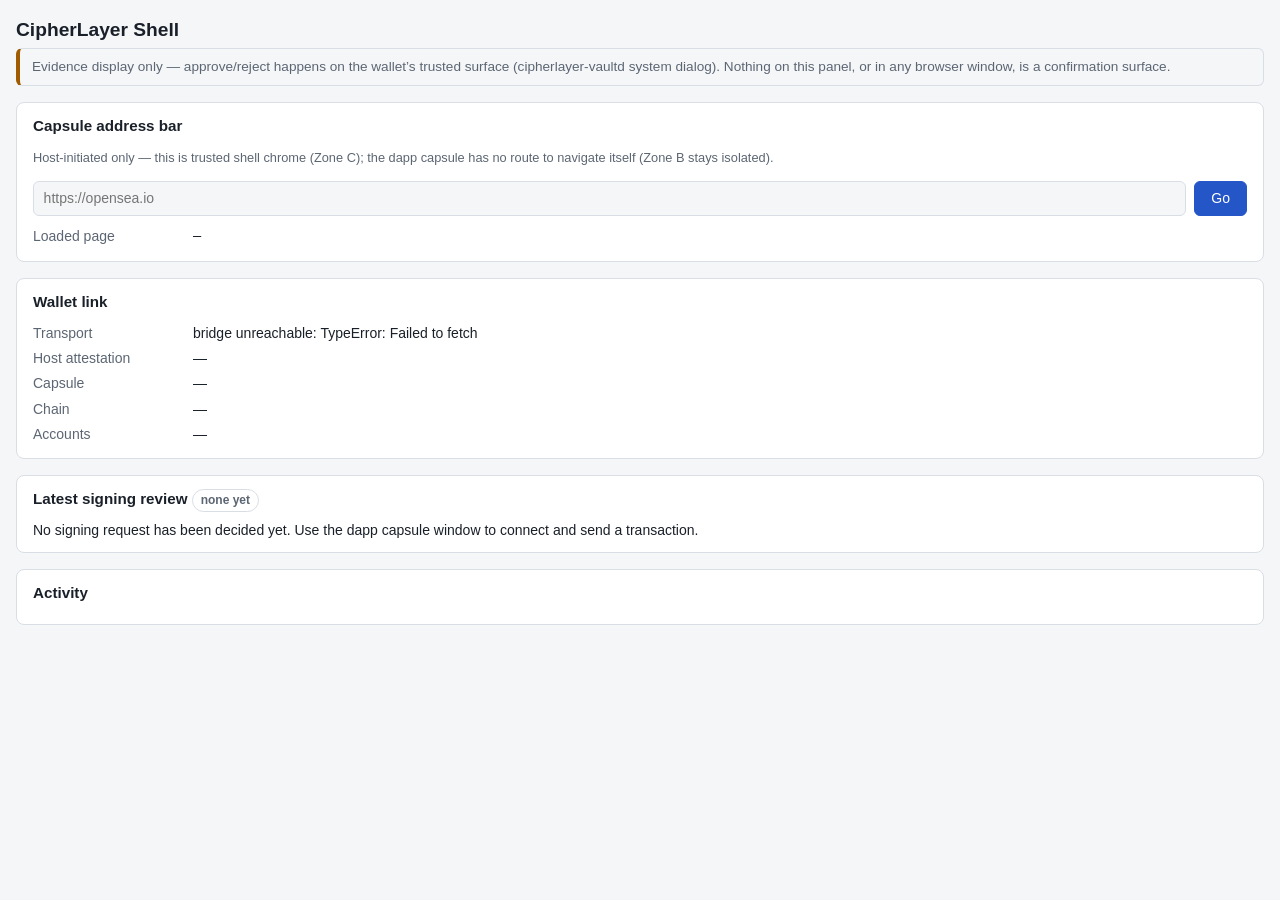
<file: crates/shell/ui/index.html>
<!DOCTYPE html>
<html lang="en">
<head>
  <meta charset="utf-8">
  <title>CipherLayer Shell — evidence panel</title>
  <link rel="stylesheet" href="app.css">
</head>
<body>
  <header>
    <h1>CipherLayer Shell</h1>
    <p class="role">Evidence display only — approve/reject happens on the wallet&rsquo;s
      trusted surface (cipherlayer-vaultd system dialog). Nothing on this panel,
      or in any browser window, is a confirmation surface.</p>
  </header>

  <section id="navbar" class="card">
    <h2>Capsule address bar</h2>
    <p class="note">Host-initiated only &mdash; this is trusted shell chrome (Zone C);
      the dapp capsule has no route to navigate itself (Zone B stays isolated).</p>
    <form id="nav-form">
      <input id="nav-url" type="text" placeholder="https://opensea.io" autocomplete="off">
      <button type="submit">Go</button>
    </form>
    <div id="nav-error" class="error" hidden></div>
    <dl>
      <div><dt>Loaded page</dt><dd id="nav-current" class="mono">&mdash;</dd></div>
    </dl>
  </section>

  <section id="status" class="card">
    <h2>Wallet link</h2>
    <dl>
      <div><dt>Transport</dt><dd id="st-transport">—</dd></div>
      <div><dt>Host attestation</dt><dd id="st-attested">—</dd></div>
      <div><dt>Capsule</dt><dd id="st-capsule">—</dd></div>
      <div><dt>Chain</dt><dd id="st-chain">—</dd></div>
      <div><dt>Accounts</dt><dd id="st-accounts">—</dd></div>
    </dl>
  </section>

  <section id="review" class="card">
    <h2>Latest signing review <span id="rv-state" class="badge">none yet</span></h2>
    <div id="rv-empty">No signing request has been decided yet. Use the dapp
      capsule window to connect and send a transaction.</div>
    <div id="rv-body" hidden>
      <dl>
        <div><dt>Decoded intent</dt><dd id="rv-action">—</dd></div>
        <div><dt>Intent confidence</dt><dd id="rv-confidence">—</dd></div>
        <div><dt>Simulation</dt><dd id="rv-simulation">—</dd></div>
        <div><dt>Risk level</dt><dd id="rv-risk">—</dd></div>
        <div><dt>Policy verdict</dt><dd id="rv-verdict">—</dd></div>
      </dl>
      <div id="rv-reasons-wrap"><h3>Policy reasons</h3><ul id="rv-reasons"></ul></div>
      <div id="rv-findings-wrap"><h3>Risk findings (detectors)</h3><ul id="rv-findings"></ul></div>
      <div id="rv-unavailable-wrap" hidden><h3>Detectors unavailable</h3><ul id="rv-unavailable"></ul></div>
      <dl>
        <div><dt>Refusal codes</dt><dd id="rv-refusals">—</dd></div>
        <div><dt>Tx hash</dt><dd id="rv-txhash" class="mono">—</dd></div>
        <div><dt>Audit head</dt><dd id="rv-audit">—</dd></div>
      </dl>
      <p class="note">This evidence arrives with the wallet&rsquo;s terminal decision
        (wallet ADR-014). It is display-only: the shell cannot approve, override,
        or downgrade anything.</p>
    </div>
  </section>

  <section id="activity-card" class="card">
    <h2>Activity</h2>
    <ul id="activity"></ul>
  </section>

  <script src="app.js"></script>
</body>
</html>
</file>
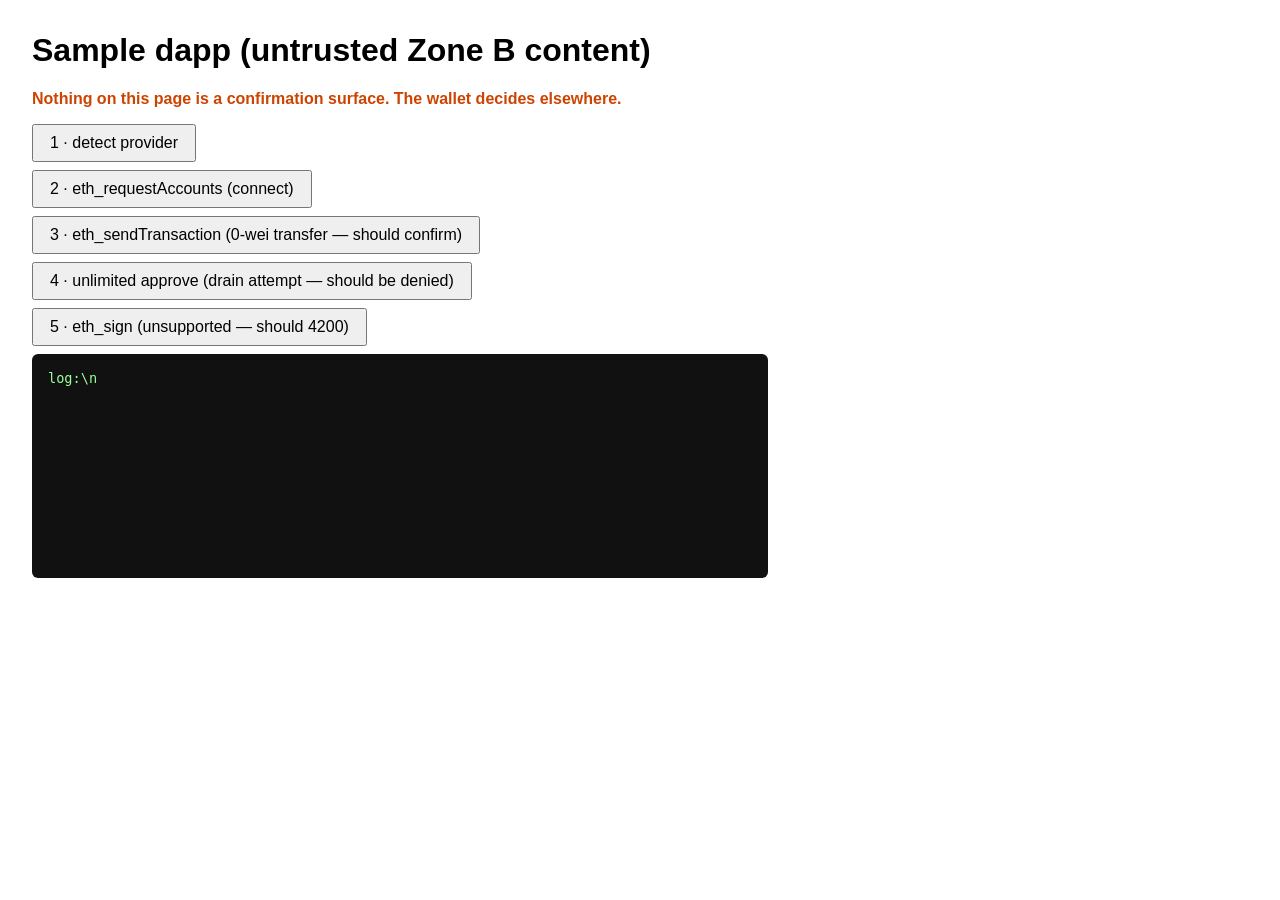
<file: fixtures/sample-dapp.html>
<!DOCTYPE html>
<html>
<head>
  <meta charset="utf-8">
  <title>CipherLayer harness dapp</title>
  <style>
    body { font-family: -apple-system, sans-serif; margin: 2rem; max-width: 46rem; }
    button { display: block; margin: .5rem 0; padding: .5rem 1rem; font-size: 1rem; }
    #log { background: #111; color: #9f9; padding: 1rem; white-space: pre-wrap;
           font-family: monospace; font-size: .85rem; min-height: 12rem; border-radius: 6px; }
    .warn { color: #c40; font-weight: 600; }
  </style>
</head>
<body>
  <h1>Sample dapp (untrusted Zone B content)</h1>
  <p class="warn">Nothing on this page is a confirmation surface. The wallet decides elsewhere.</p>

  <button id="detect">1 · detect provider</button>
  <button id="connect">2 · eth_requestAccounts (connect)</button>
  <button id="send">3 · eth_sendTransaction (0-wei transfer — should confirm)</button>
  <button id="drain">4 · unlimited approve (drain attempt — should be denied)</button>
  <button id="unsupported">5 · eth_sign (unsupported — should 4200)</button>

  <div id="log">log:\n</div>

  <script>
    const log = (m) => { document.getElementById("log").textContent += m + "\n"; };
    let account = null;

    document.getElementById("detect").onclick = () => {
      log(window.cipherlayer && window.cipherlayer.isCipherLayer
        ? "provider detected: window.cipherlayer"
        : "no provider injected");
    };

    document.getElementById("connect").onclick = async () => {
      try {
        const accounts = await window.cipherlayer.request({ method: "eth_requestAccounts" });
        account = accounts[0];
        log("connected: " + JSON.stringify(accounts));
      } catch (e) { log(`connect refused: code=${e.code} ${e.message}`); }
    };

    document.getElementById("send").onclick = async () => {
      try {
        const hash = await window.cipherlayer.request({
          method: "eth_sendTransaction",
          params: [{ from: account, to: "0x00000000000000000000000000000000000000bb", value: "0x0" }],
        });
        log("confirmed, tx hash: " + hash);
      } catch (e) { log(`send refused: code=${e.code} ${e.message}`); }
    };

    document.getElementById("drain").onclick = async () => {
      try {
        const hash = await window.cipherlayer.request({
          method: "eth_sendTransaction",
          params: [{
            from: account, to: "0x00000000000000000000000000000000000000cc",
            data: "0x095ea7b30000000000000000000000000707070707070707070707070707070707070707ffffffffffffffffffffffffffffffffffffffffffffffffffffffffffffffff",
          }],
        });
        log("UNEXPECTED: drain approved?! " + hash);
      } catch (e) { log(`drain blocked as designed: code=${e.code} ${e.message}`); }
    };

    document.getElementById("unsupported").onclick = async () => {
      try {
        await window.cipherlayer.request({ method: "eth_sign", params: [] });
        log("UNEXPECTED: eth_sign accepted");
      } catch (e) { log(`eth_sign rejected as designed: code=${e.code} ${e.message}`); }
    };
  </script>
</body>
</html>
</file>
<file: crates/shell/ui/app.css>
:root {
  color-scheme: light dark;
  --bg: #f5f6f8;
  --card: #ffffff;
  --ink: #1a2029;
  --muted: #5c6673;
  --line: #d9dee5;
  --accent: #2456c8;
  --ok: #1a7f4b;
  --warn: #a05a00;
  --bad: #b3261e;
}
@media (prefers-color-scheme: dark) {
  :root {
    --bg: #14171c;
    --card: #1d2129;
    --ink: #e8eaee;
    --muted: #9aa3af;
    --line: #323844;
    --accent: #7fa4ff;
    --ok: #4cc38a;
    --warn: #e2a336;
    --bad: #ff8f88;
  }
}
* { box-sizing: border-box; }
body {
  margin: 0;
  padding: 1rem;
  font: 14px/1.45 -apple-system, "Helvetica Neue", sans-serif;
  background: var(--bg);
  color: var(--ink);
}
header h1 { margin: 0 0 .25rem; font-size: 1.2rem; }
.role {
  margin: 0 0 1rem;
  padding: .5rem .75rem;
  border: 1px solid var(--line);
  border-left: 4px solid var(--warn);
  border-radius: 6px;
  color: var(--muted);
  font-size: .85rem;
}
.card {
  background: var(--card);
  border: 1px solid var(--line);
  border-radius: 8px;
  padding: .75rem 1rem;
  margin-bottom: 1rem;
}
.card h2 { margin: 0 0 .5rem; font-size: .95rem; }
.card h3 { margin: .6rem 0 .25rem; font-size: .8rem; color: var(--muted); text-transform: uppercase; letter-spacing: .04em; }
dl { margin: 0; }
dl div { display: flex; gap: .5rem; padding: .15rem 0; }
dt { flex: 0 0 9.5rem; color: var(--muted); }
dd { margin: 0; word-break: break-all; }
.mono { font-family: ui-monospace, Menlo, monospace; font-size: .85rem; }
.badge {
  display: inline-block;
  padding: .1rem .5rem;
  border-radius: 99px;
  font-size: .75rem;
  border: 1px solid var(--line);
  color: var(--muted);
  vertical-align: middle;
}
.badge.ok { color: var(--ok); border-color: var(--ok); }
.badge.warn { color: var(--warn); border-color: var(--warn); }
.badge.bad { color: var(--bad); border-color: var(--bad); }
ul { margin: .25rem 0; padding-left: 1.1rem; }
li { margin: .15rem 0; }
#activity li { color: var(--muted); font-size: .85rem; }
#activity li time { color: var(--ink); font-family: ui-monospace, Menlo, monospace; font-size: .75rem; margin-right: .4rem; }
.note { color: var(--muted); font-size: .8rem; }
.finding .codes { font-family: ui-monospace, Menlo, monospace; font-size: .8rem; }
.risk-high, .verdict-deny { color: var(--bad); font-weight: 600; }
.risk-medium, .verdict-escalate { color: var(--warn); font-weight: 600; }
.risk-low, .verdict-allow { color: var(--ok); }
.risk-unknown { color: var(--warn); font-weight: 600; }
#nav-form { display: flex; gap: .5rem; margin-bottom: .5rem; }
#nav-form input {
  flex: 1;
  padding: .4rem .6rem;
  border: 1px solid var(--line);
  border-radius: 6px;
  background: var(--bg);
  color: var(--ink);
  font: inherit;
}
#nav-form button {
  padding: .4rem 1rem;
  border: 1px solid var(--accent);
  border-radius: 6px;
  background: var(--accent);
  color: #fff;
  font: inherit;
  cursor: pointer;
}
.error { color: var(--bad); font-size: .8rem; margin-bottom: .5rem; }
</file>
